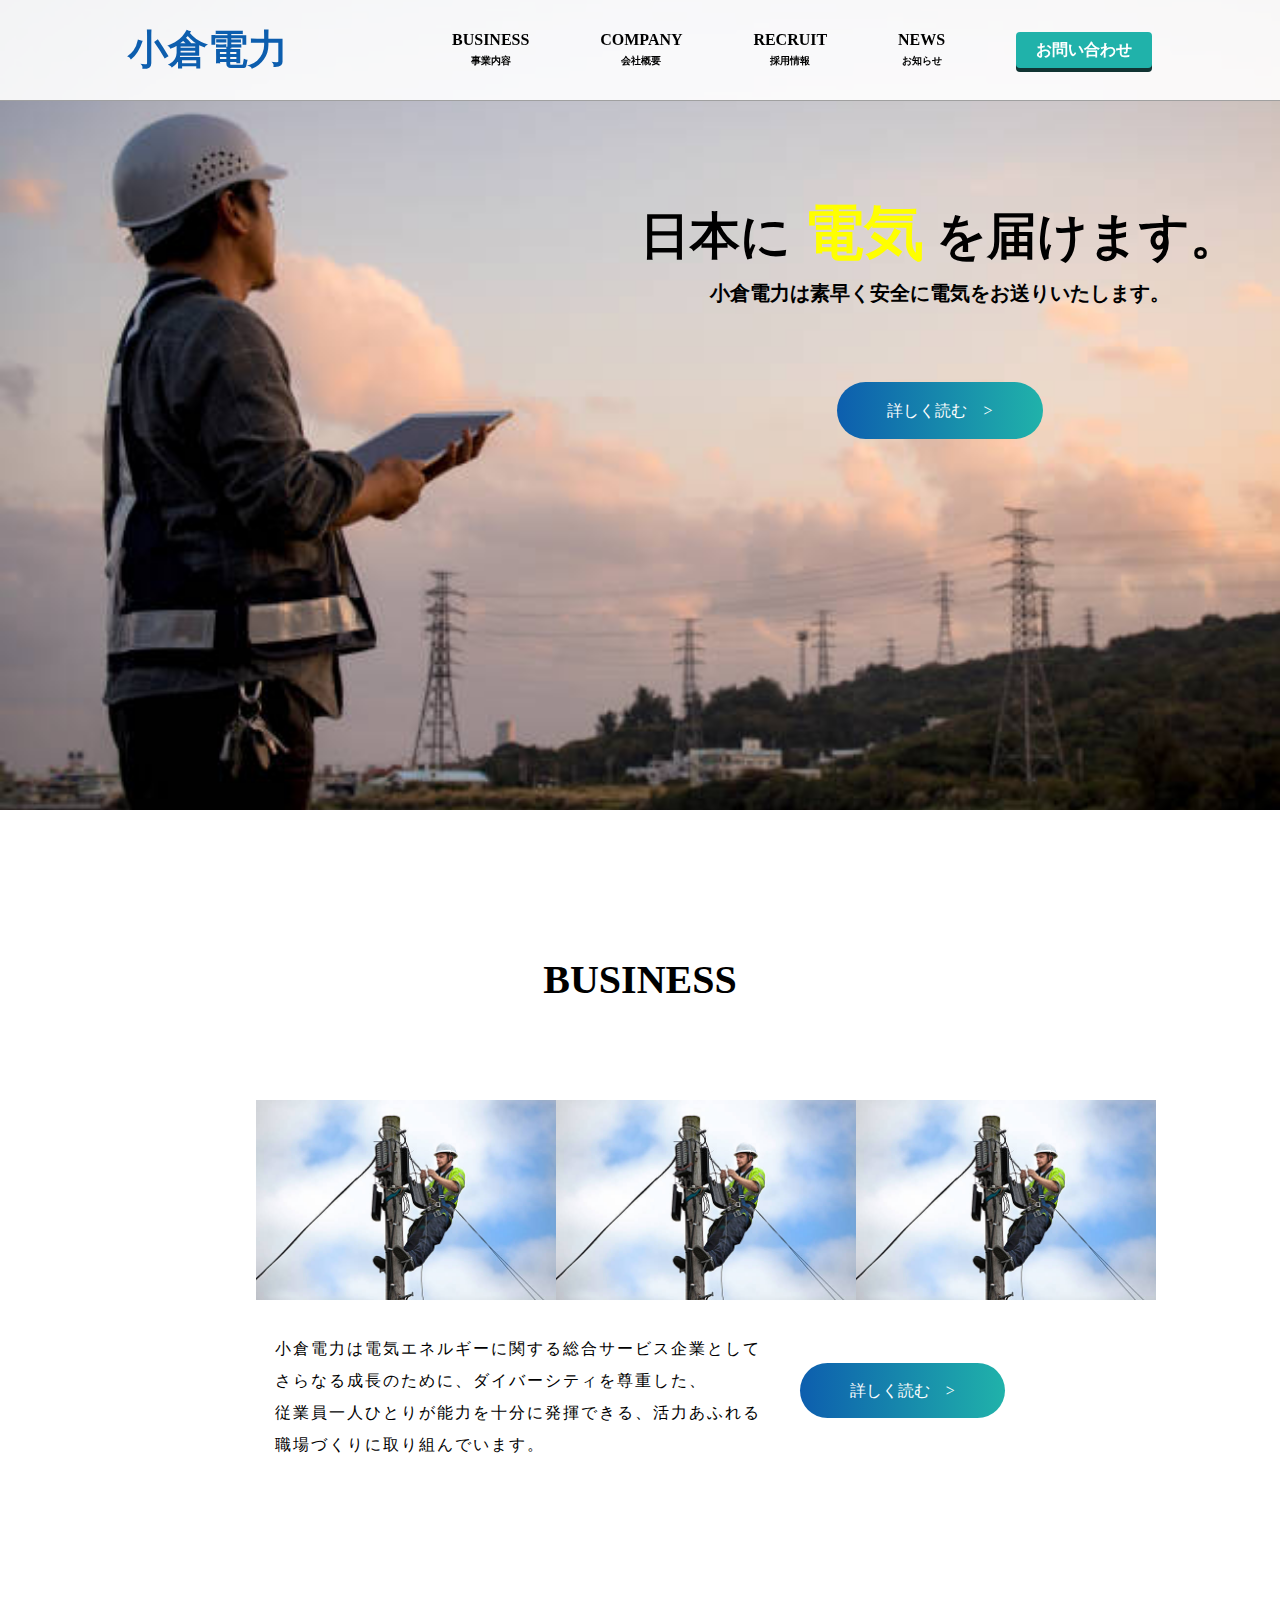
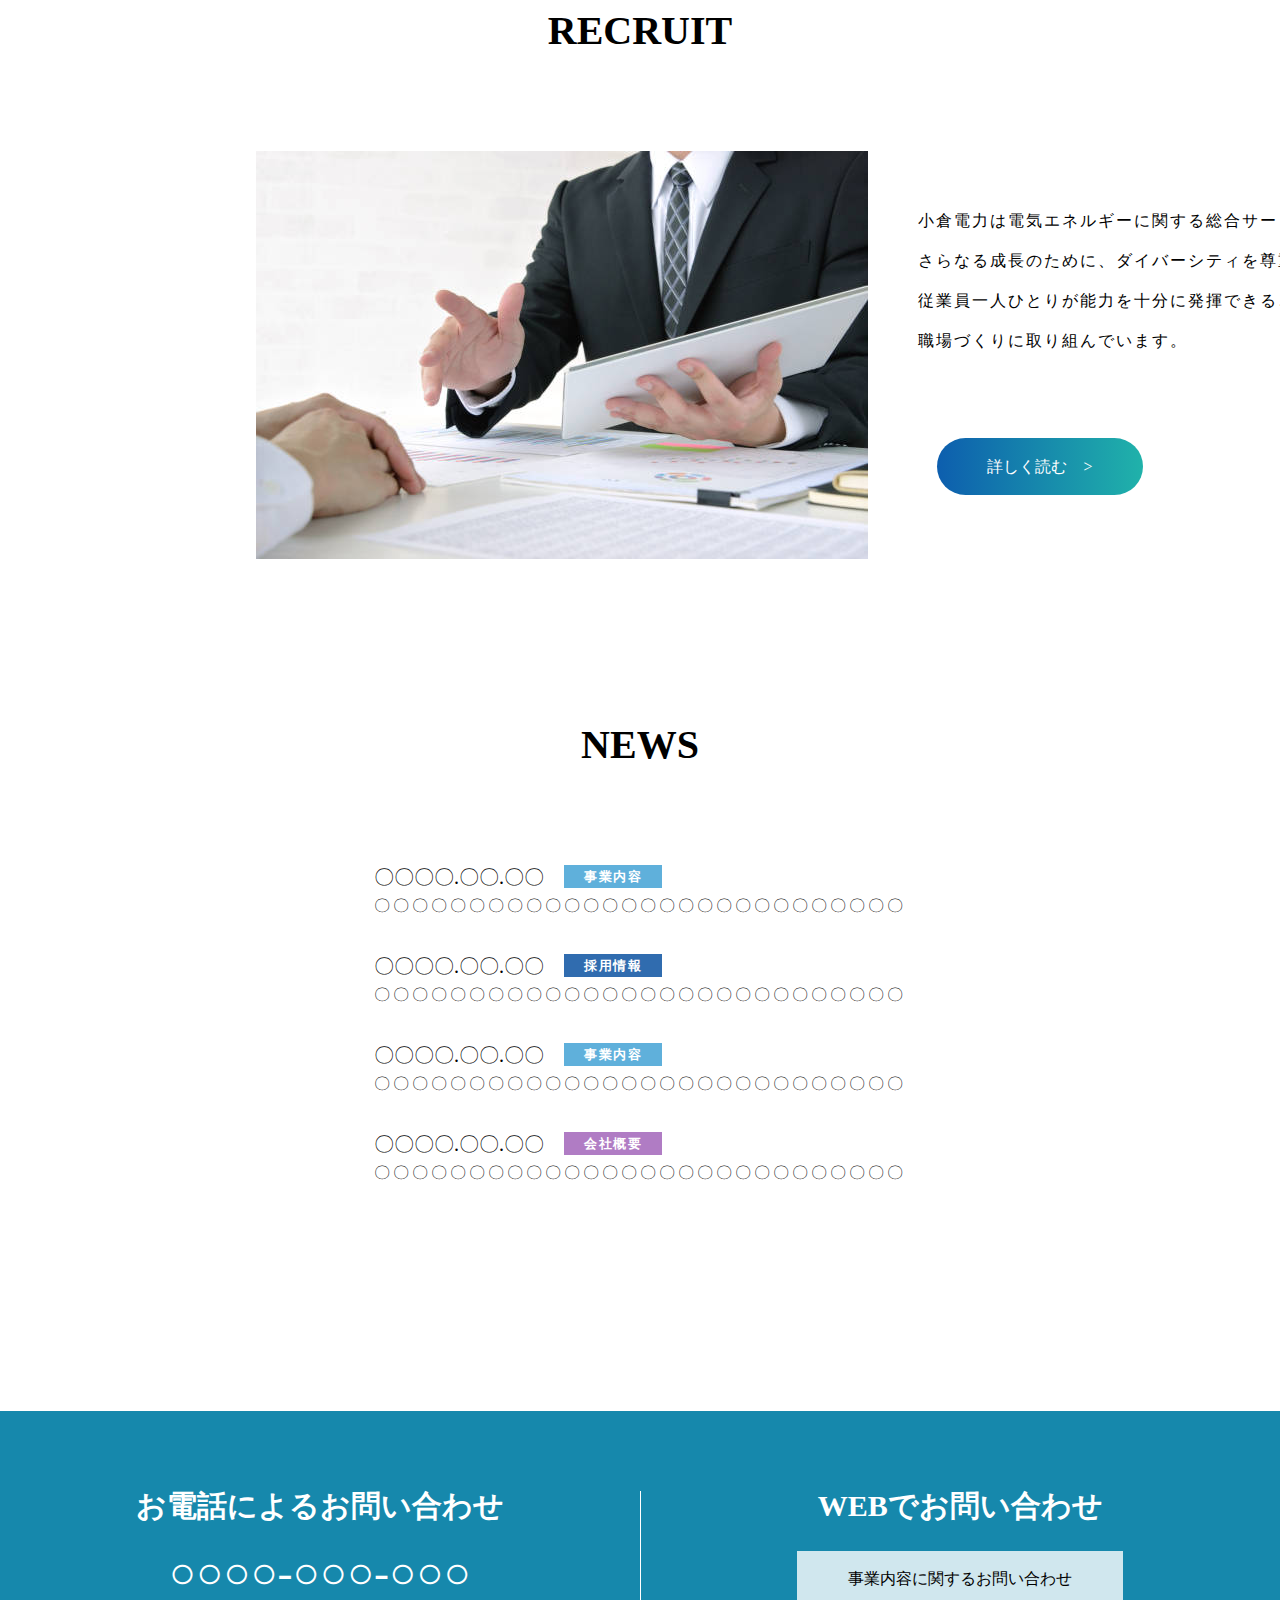
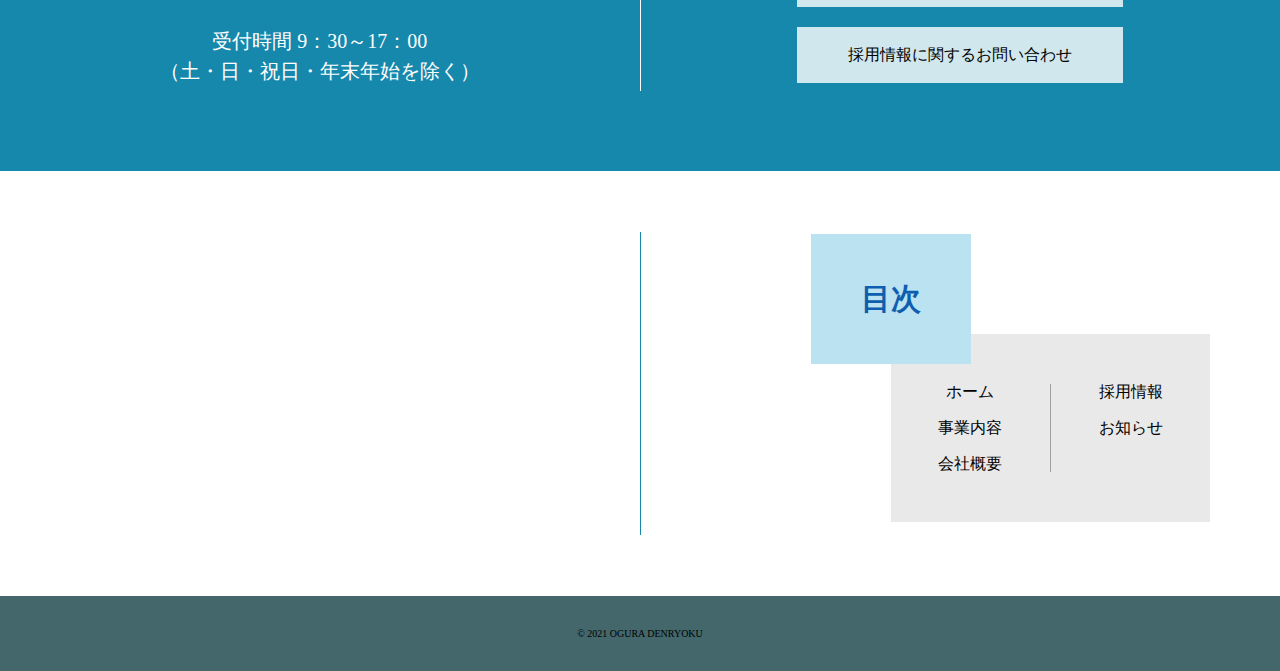
<file: index.html>
<!DOCTYPE html>
<html lang="ja">
<head>
	<meta charset="UTF-8">
	<title>小倉電力</title>
	<link rel="stylesheet" href="css/common1.css">
	<link rel="stylesheet" href="css/common2.css">
	<link rel="stylesheet" href="css/reset.css">
	<link rel="stylesheet" href="css/index.css">
</head>
<body>


	<header>
		<div class="header_top">
			<a href="index.html" class="logo">
				<h1>小倉電力</h1>
			</a>
			<nav>
				<ul>
					<li><a href="html/business.html">BUSINESS<span>事業内容</span></a></li>
					<li><a href="html/company.html">COMPANY<span>会社概要</span></a></li>
					<li><a href="html/recruit.html">RECRUIT<span>採用情報</span></a></li>
					<li><a href="#news">NEWS<span>お知らせ</span></a></li>
					<li class="header_contact"><a href="#contact">お問い合わせ</a></li>
				</ul>
			</nav>
		</div>
		<div class="header_body">
			<div class="header_txts">
				<h1>日本に <span>電気</span> を届けます。</h1>
				<p>小倉電力は素早く安全に電気をお送りいたします。</p>
				<a href="html/company.html" class="btn">詳しく読む　></a>
			</div>
		</div>
	</header>


	<main>

		<section class="business section">
			<h2 class="section_title">BUSINESS</h2>
			<ul class="business_img">
				<li>
					<img src="img/business.jpeg" alt="ビジネス画像">
				</li>
				<li>
					<img src="img/business.jpeg" alt="ビジネス画像">
				</li>
				<li>
					<img src="img/business.jpeg" alt="ビジネス画像">
				</li>
			</ul>
			<div class="business_txts">
				<p>
					小倉電力は電気エネルギーに関する総合サービス企業として<br>
					さらなる成長のために、ダイバーシティを尊重した、<br>
					従業員一人ひとりが能力を十分に発揮できる、活力あふれる<br>
					職場づくりに取り組んでいます。
				</p>
				<a href="html/business.html" class="btn">詳しく読む　></a>
			</div>
		</section>

		<section class="recruit section">
			<h2 class="section_title">RECRUIT</h2>
			<div class="recruit_body">
				<img src="img/recruit.jpeg" alt="リクルート画像">
				<p>
					小倉電力は電気エネルギーに関する総合サービス企業として<br>
					さらなる成長のために、ダイバーシティを尊重した、<br>
					従業員一人ひとりが能力を十分に発揮できる、活力あふれる<br>
					職場づくりに取り組んでいます。
				</p>
			</div>
			<a href="html/recruit.html" class="btn">詳しく読む　></a>
		</section>

		<section class="news section" id="news">
			<h2 class="section_title">NEWS</h2>
			<ul class="news_list">
				<li>
					<div class="news_top_txt">
						<p class="date">〇〇〇〇.〇〇.〇〇</p>
						<p class="business_news what">事業内容</p>
					</div>
					<a href="#">
						<p class="news_txt">〇〇〇〇〇〇〇〇〇〇〇〇〇〇〇〇〇〇〇〇〇〇〇〇〇〇〇〇</p>
					</a>
				</li>
				<li>
					<div class="news_top_txt">
						<p class="date">〇〇〇〇.〇〇.〇〇</p>
						<p class="recruit_news what">採用情報</p>
					</div>
					<a href="#">
						<p class="news_txt">〇〇〇〇〇〇〇〇〇〇〇〇〇〇〇〇〇〇〇〇〇〇〇〇〇〇〇〇</p>
					</a>
				</li>
				<li>
					<div class="news_top_txt">
						<p class="date">〇〇〇〇.〇〇.〇〇</p>
						<p class="business_news what">事業内容</p>
					</div>
					<a href="#">
						<p class="news_txt">〇〇〇〇〇〇〇〇〇〇〇〇〇〇〇〇〇〇〇〇〇〇〇〇〇〇〇〇</p>
					</a>
				</li>
				<li>
					<div class="news_top_txt">
						<p class="date">〇〇〇〇.〇〇.〇〇</p>
						<p class="company_news what">会社概要</p>
					</div>
					<a href="#">
						<p class="news_txt">〇〇〇〇〇〇〇〇〇〇〇〇〇〇〇〇〇〇〇〇〇〇〇〇〇〇〇〇</p>
					</a>
				</li>
			</ul><br>
		</section>

		<div class="contact" id="contact">
			<div class="contact_left">
				<h3 class="contact_title">お電話によるお問い合わせ</h3>
				<a href="#">○○○○-○○○-○○○</a>
				<p>
					受付時間 9：30～17：00<br>
					（土・日・祝日・年末年始を除く）
				</p>
			</div>
			<div class="contact_right">
				<h3 class="contact_title">WEBでお問い合わせ</h3>
				<div class="contact_right_a">
					<a href="#" class="contact_btn">事業内容に関するお問い合わせ</a>
					<a href="#" class="contact_btn">採用情報に関するお問い合わせ</a>
				</div>
			</div>
		</div>

	</main>


	<footer>
		<div class="footer_top">
			<div class="footer_top_left">
				<iframe src="https://www.google.com/maps/embed?pb=!1m18!1m12!1m3!1d1931.2694170838158!2d140.92762598446924!3d38.240989703382496!2m3!1f0!2f0!3f0!3m2!1i1024!2i768!4f13.1!3m3!1m2!1s0x5f8a278a9d00d1e7%3A0x19531780c08b258c!2z44CSOTg0LTAwMTcg5a6u5Z-O55yM5LuZ5Y-w5biC6Iul5p6X5Yy644Gq44Gq44GE44KN44Gu6YeM77yR5LiB55uu!5e0!3m2!1sja!2sjp!4v1624617882370!5m2!1sja!2sjp" width="600" height="300" style="border:0;" allowfullscreen="" loading="lazy"></iframe>
			</div>
			<div class="footer_top_right">
				<h2>目次</h2>
				<div class="uls">
					<ul>
						<li><a href="index.html">ホーム</a></li>
						<li><a href="html/business.html">事業内容</a></li>
						<li><a href="html/company.html">会社概要</a></li>
					</ul>
					<ul>
						<li><a href="html/recruit.html">採用情報</a></li>
						<li><a href="#news">お知らせ</a></li>
					</ul>
				</div>
			</div>
		</div>
		<div class="footer_bottom">
			<p>© 2021 OGURA DENRYOKU</p>
		</div>
	</footer>


</body>
</html>
</file>
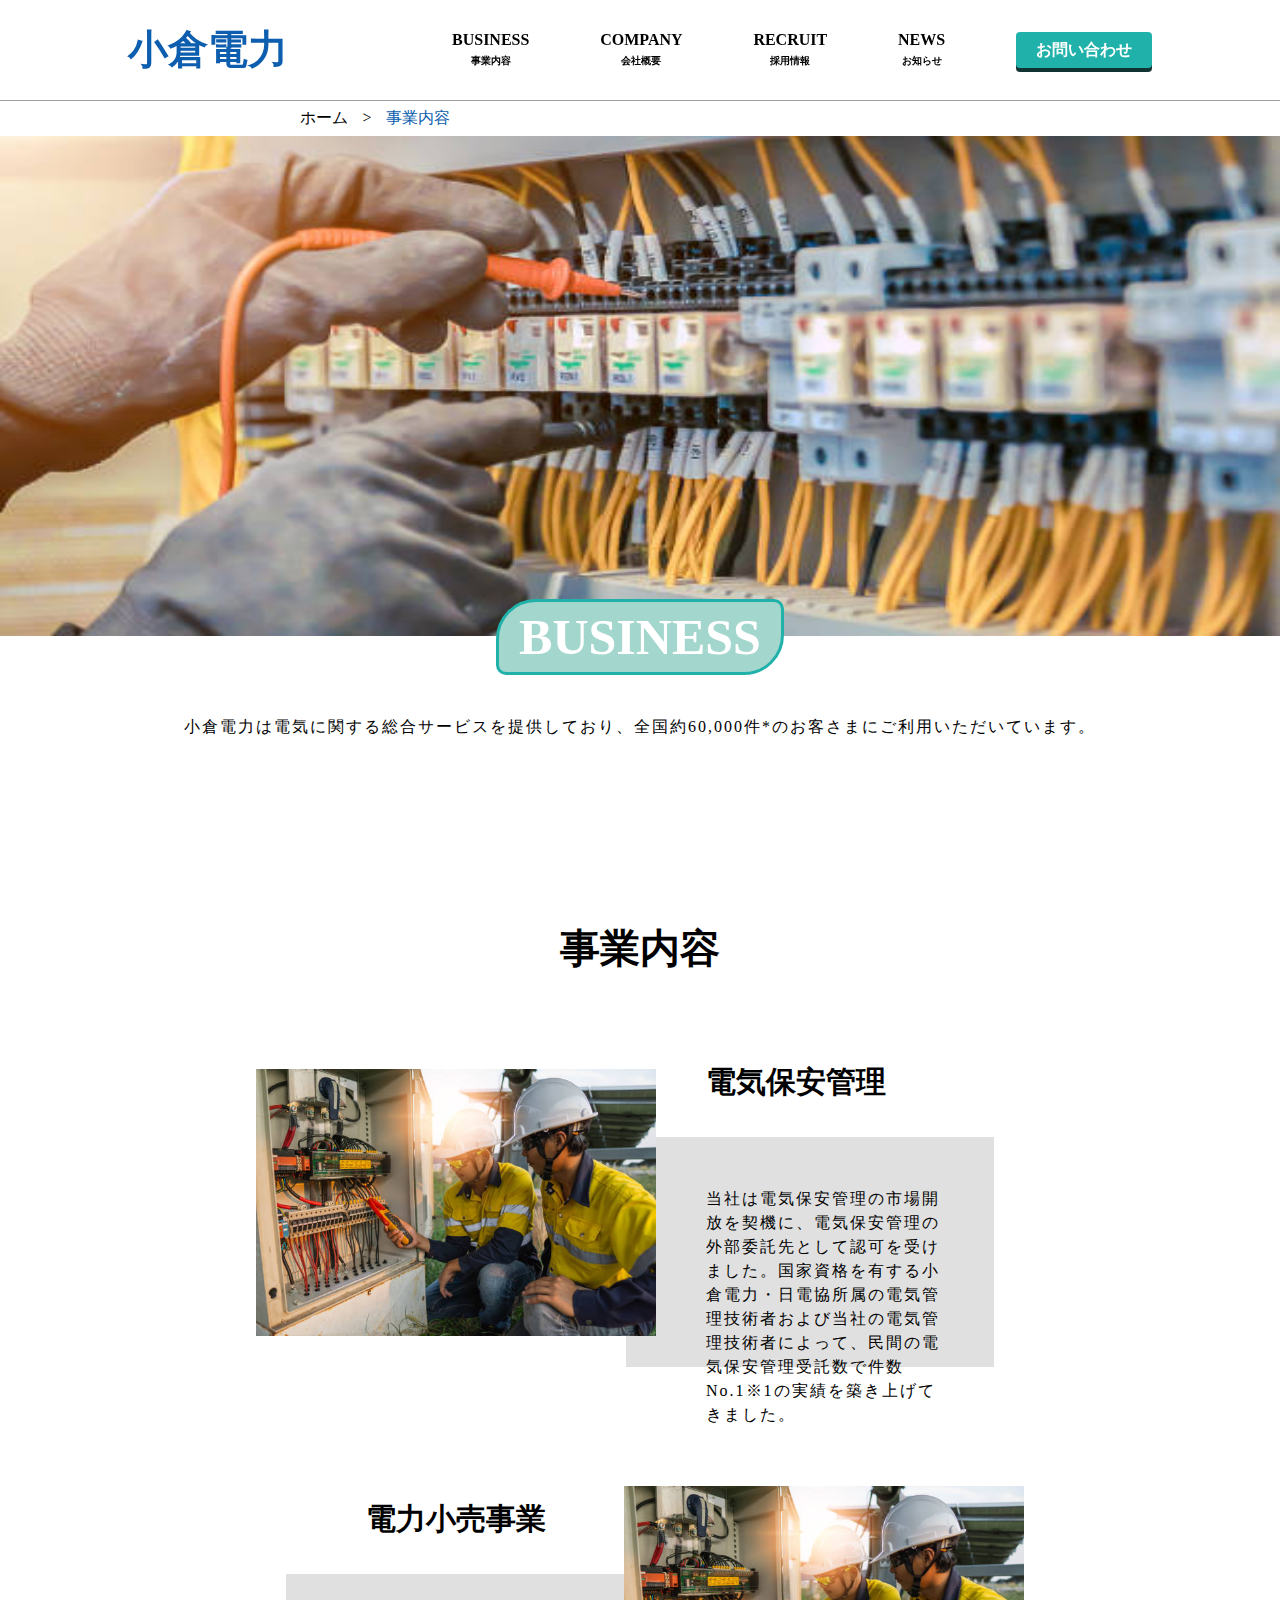
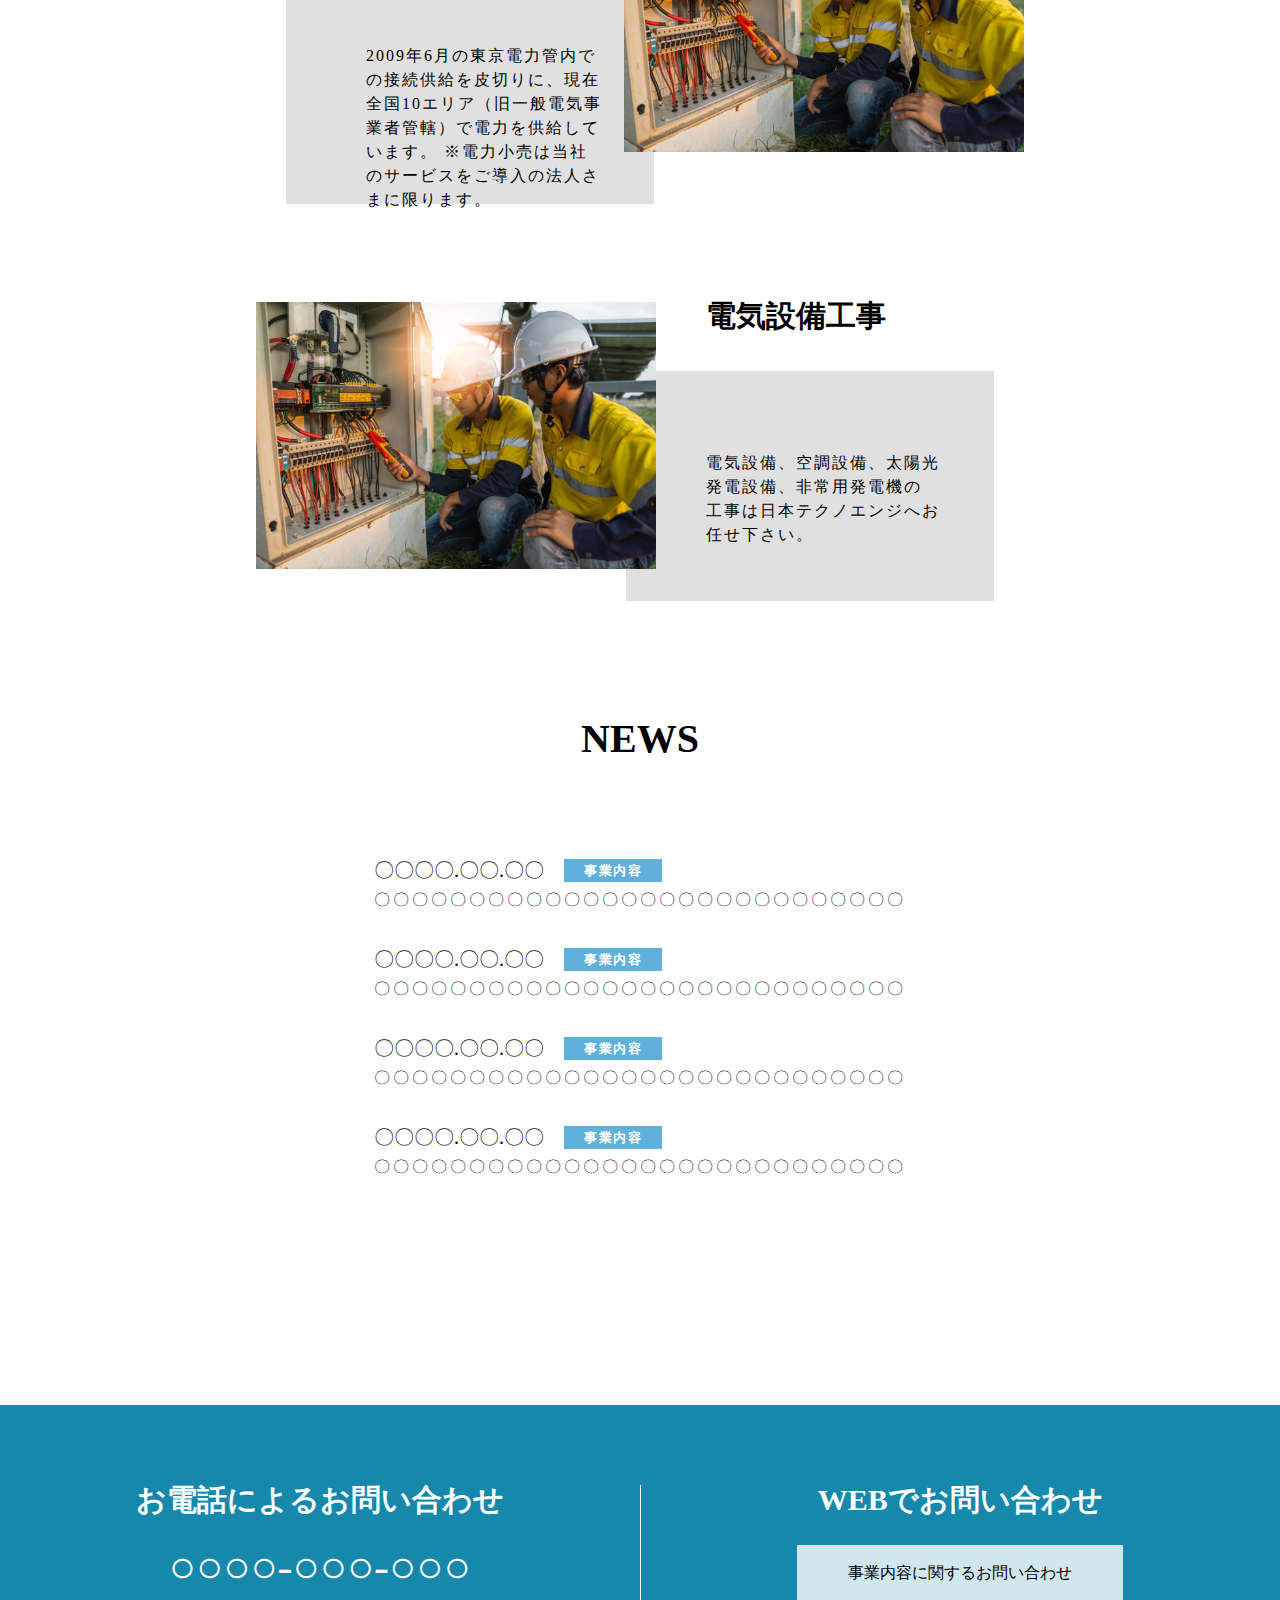
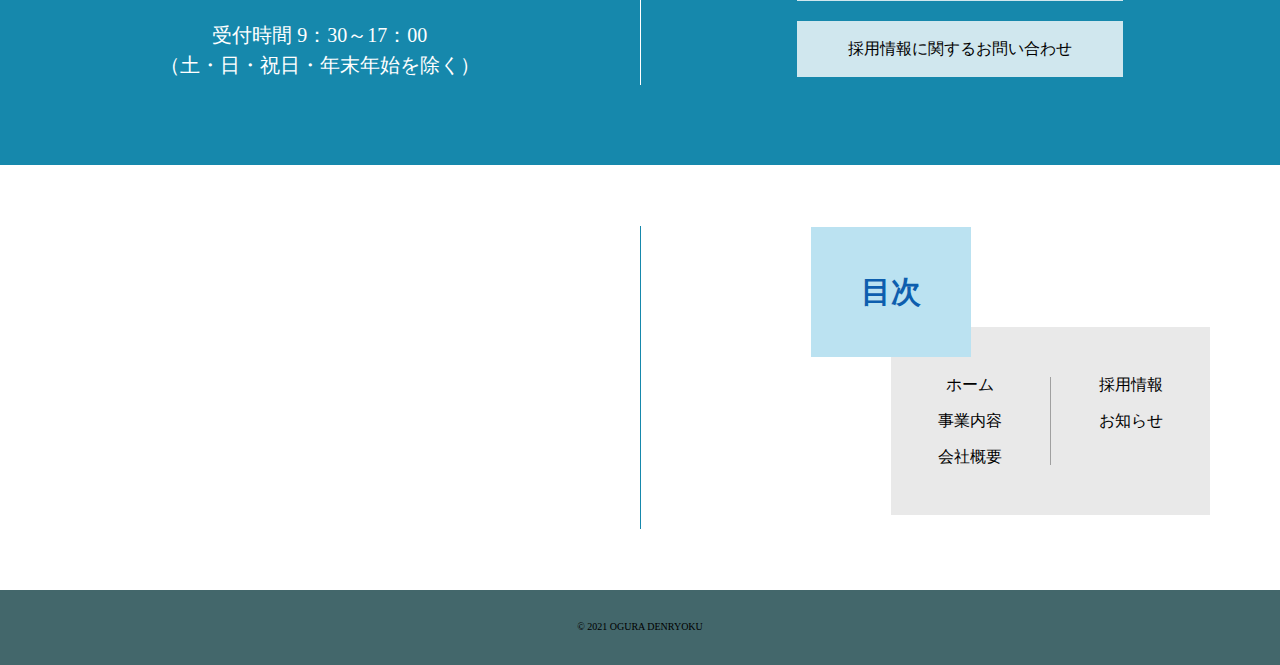
<file: html/business.html>
<!DOCTYPE html>
<html lang="ja">
<head>
	<meta charset="UTF-8">
	<title>小倉電力 | BUSINESS</title>
	<link rel="stylesheet" href="../css/common1.css">
	<link rel="stylesheet" href="../css/common2.css">
	<link rel="stylesheet" href="../css/reset.css">
	<link rel="stylesheet" href="../css/business.css">
</head>
<body>


	<header>
		<div class="header_top">
			<a href="../index.html" class="logo">
				<h1>小倉電力</h1>
			</a>
			<nav>
				<ul>
					<li><a href="business.html">BUSINESS<span>事業内容</span></a></li>
					<li><a href="company.html">COMPANY<span>会社概要</span></a></li>
					<li><a href="recruit.html">RECRUIT<span>採用情報</span></a></li>
					<li><a href="#news">NEWS<span>お知らせ</span></a></li>
					<li class="header_contact"><a href="#contact">お問い合わせ</a></li>
				</ul>
			</nav>
		</div>
	</header>


	<main>

		<ul class="site_map">
			<li><a href="../index.html">ホーム</a></li>
			<li>></li>
			<li>事業内容</li>
		</ul>

		<img src="../img/business2.jpeg" alt="ビジネス画像２" class="page_top_img">

		<div class="page_title">
			<h2>BUSINESS</h2>
			<p>小倉電力は電気に関する総合サービスを提供しており、全国約60,000件*のお客さまにご利用いただいています。</p>
		</div>

		<section class="service section">
			<h2 class="section_title">事業内容</h2>
			<ul class="service_list">
				<li>
					<img src="../img/service.jpeg" alt="サービス画像">
					<div class="service_txt">
						<h3>電気保安管理</h3>
						<p>
							当社は電気保安管理の市場開放を契機に、電気保安管理の外部委託先として認可を受けました。国家資格を有する小倉電力・日電協所属の電気管理技術者および当社の電気管理技術者によって、民間の電気保安管理受託数で件数No.1※1の実績を築き上げてきました。
						</p>
					</div>
				</li>
				<li>
					<img src="../img/service.jpeg" alt="サービス画像">
					<div class="service_txt">
						<h3>電力小売事業</h3>
						<p>
							2009年6月の東京電力管内での接続供給を皮切りに、現在全国10エリア（旧一般電気事業者管轄）で電力を供給しています。
							※電力小売は当社のサービスをご導入の法人さまに限ります。
						</p>
					</div>
				</li>
				<li>
					<img src="../img/service.jpeg" alt="サービス画像">
					<div class="service_txt">
						<h3>電気設備工事</h3>
						<p>
							電気設備、空調設備、太陽光発電設備、非常用発電機の
							工事は日本テクノエンジへお任せ下さい。
						</p>
					</div>
				</li>
			</ul>
		</section>

		<section class="news section" id="news">
			<h2 class="section_title">NEWS</h2>
			<ul class="news_list">
				<li>
					<div class="news_top_txt">
						<p class="date">〇〇〇〇.〇〇.〇〇</p>
						<p class="business_news what">事業内容</p>
					</div>
					<a href="#">
						<p class="news_txt">〇〇〇〇〇〇〇〇〇〇〇〇〇〇〇〇〇〇〇〇〇〇〇〇〇〇〇〇</p>
					</a>
				</li>
				<li>
					<div class="news_top_txt">
						<p class="date">〇〇〇〇.〇〇.〇〇</p>
						<p class="business_news what">事業内容</p>
					</div>
					<a href="#">
						<p class="news_txt">〇〇〇〇〇〇〇〇〇〇〇〇〇〇〇〇〇〇〇〇〇〇〇〇〇〇〇〇</p>
					</a>
				</li>
				<li>
					<div class="news_top_txt">
						<p class="date">〇〇〇〇.〇〇.〇〇</p>
						<p class="business_news what">事業内容</p>
					</div>
					<a href="#">
						<p class="news_txt">〇〇〇〇〇〇〇〇〇〇〇〇〇〇〇〇〇〇〇〇〇〇〇〇〇〇〇〇</p>
					</a>
				</li>
				<li>
					<div class="news_top_txt">
						<p class="date">〇〇〇〇.〇〇.〇〇</p>
						<p class="business_news what">事業内容</p>
					</div>
					<a href="#">
						<p class="news_txt">〇〇〇〇〇〇〇〇〇〇〇〇〇〇〇〇〇〇〇〇〇〇〇〇〇〇〇〇</p>
					</a>
				</li>
			</ul><br>
		</section>

		<div class="contact" id="contact">
			<div class="contact_left">
				<h3 class="contact_title">お電話によるお問い合わせ</h3>
				<a href="#">○○○○-○○○-○○○</a>
				<p>
					受付時間 9：30～17：00<br>
					（土・日・祝日・年末年始を除く）
				</p>
			</div>
			<div class="contact_right">
				<h3 class="contact_title">WEBでお問い合わせ</h3>
				<div class="contact_right_a">
					<a href="#" class="contact_btn">事業内容に関するお問い合わせ</a>
					<a href="#" class="contact_btn">採用情報に関するお問い合わせ</a>
				</div>
			</div>
		</div>

	</main>


	<footer>
		<div class="footer_top">
			<div class="footer_top_left">
				<iframe
					src="https://www.google.com/maps/embed?pb=!1m18!1m12!1m3!1d1931.2694170838158!2d140.92762598446924!3d38.240989703382496!2m3!1f0!2f0!3f0!3m2!1i1024!2i768!4f13.1!3m3!1m2!1s0x5f8a278a9d00d1e7%3A0x19531780c08b258c!2z44CSOTg0LTAwMTcg5a6u5Z-O55yM5LuZ5Y-w5biC6Iul5p6X5Yy644Gq44Gq44GE44KN44Gu6YeM77yR5LiB55uu!5e0!3m2!1sja!2sjp!4v1624617882370!5m2!1sja!2sjp"
					width="600" height="300" style="border:0;" allowfullscreen="" loading="lazy"></iframe>
			</div>
			<div class="footer_top_right">
				<h2>目次</h2>
				<div class="uls">
					<ul>
						<li><a href="../index.html">ホーム</a></li>
						<li><a href="business.html">事業内容</a></li>
						<li><a href="company.html">会社概要</a></li>
					</ul>
					<ul>
						<li><a href="recruit.html">採用情報</a></li>
						<li><a href="#news">お知らせ</a></li>
					</ul>
				</div>
			</div>
		</div>
		<div class="footer_bottom">
			<p>© 2021 OGURA DENRYOKU</p>
		</div>
	</footer>


</body>
</html>
</file>
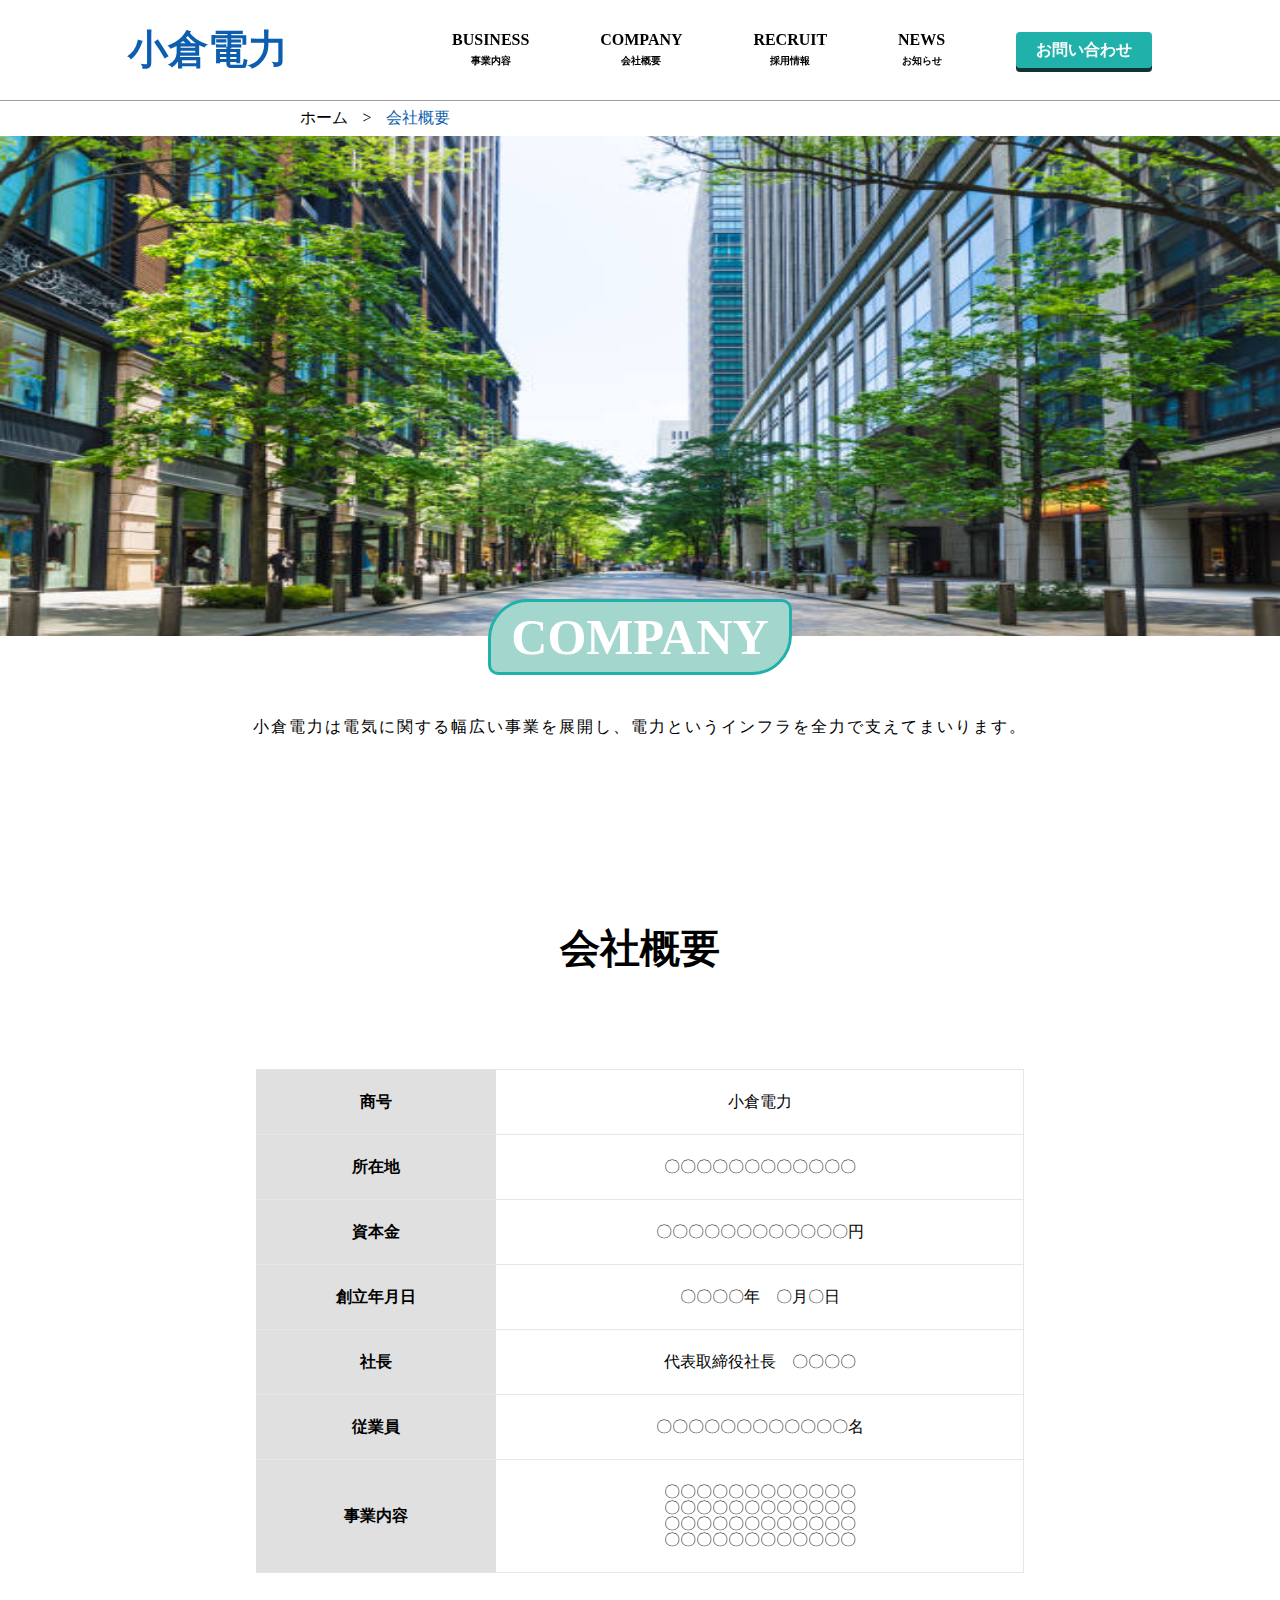
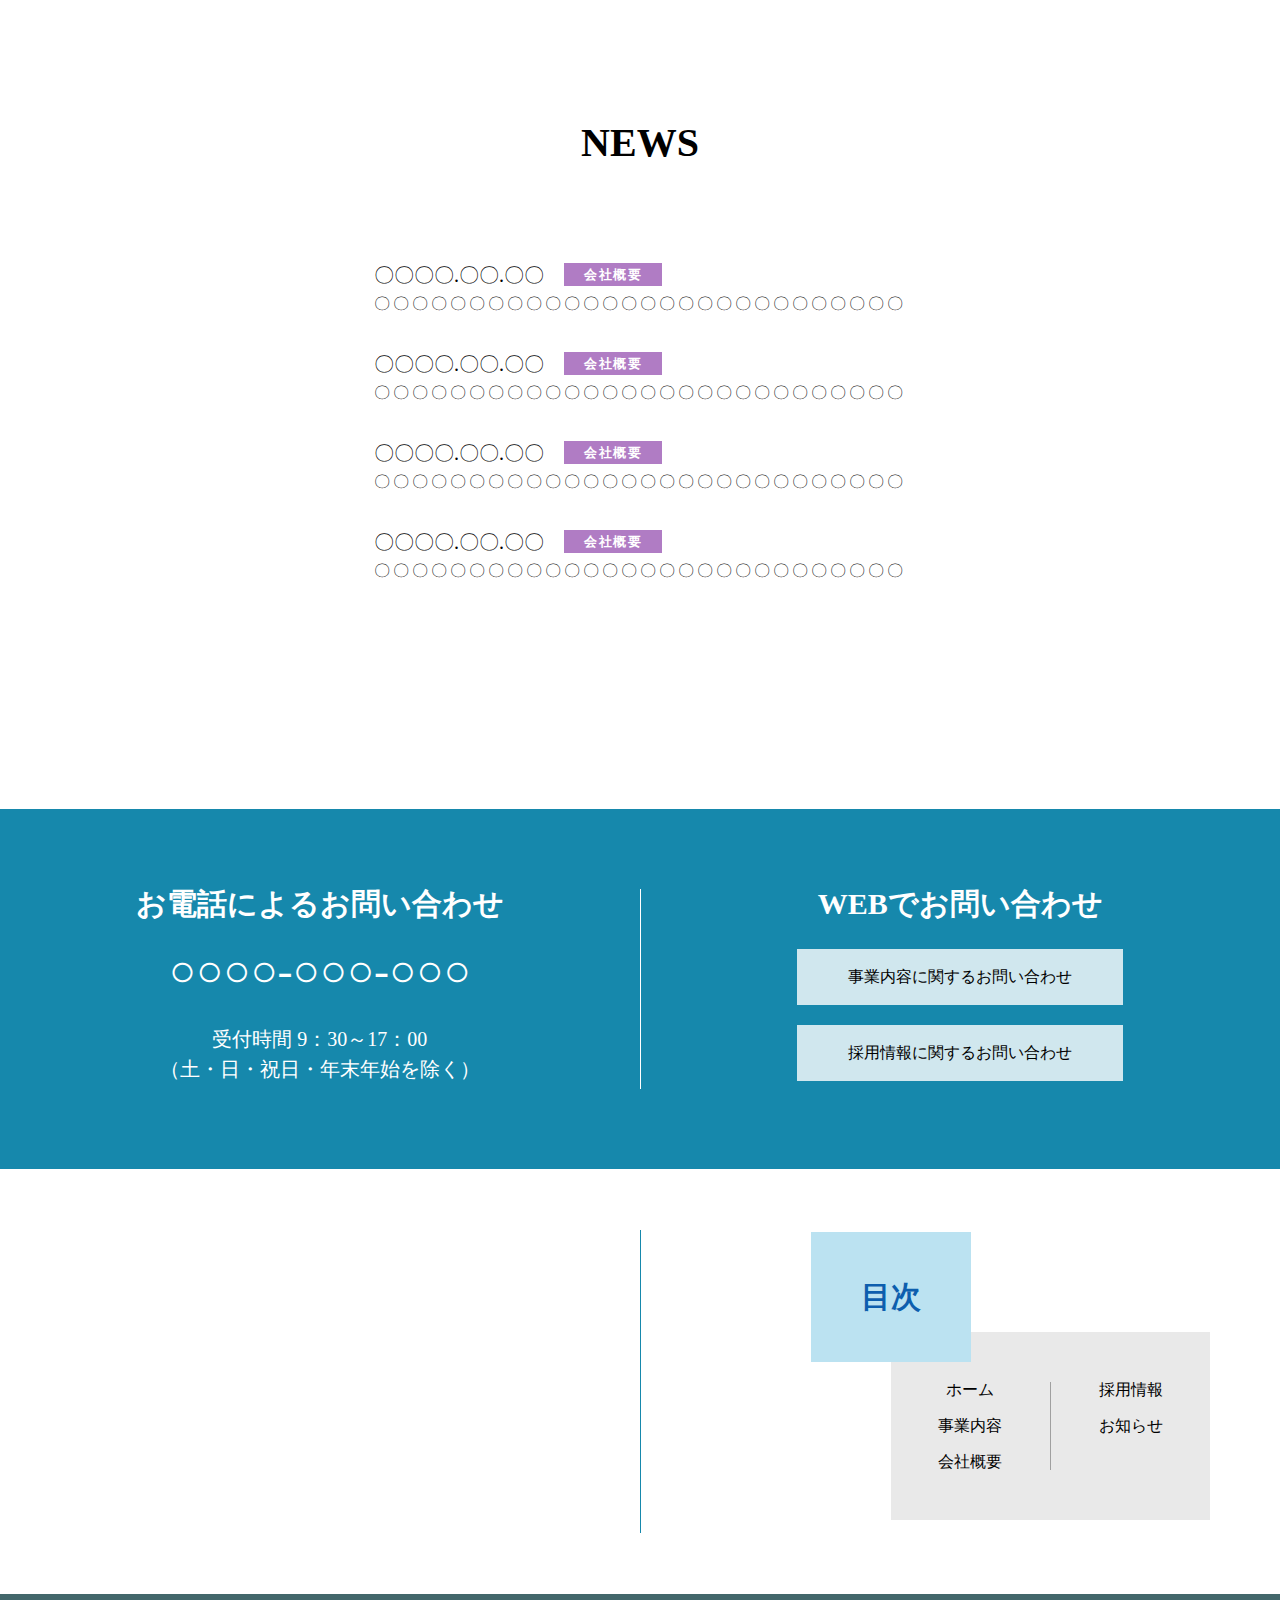
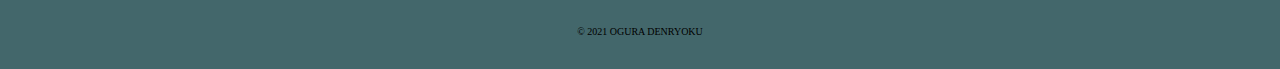
<file: html/company.html>
<!DOCTYPE html>
<html lang="ja">

<head>
	<meta charset="UTF-8">
	<title>小倉電力 | COMPANY</title>
	<link rel="stylesheet" href="../css/common1.css">
	<link rel="stylesheet" href="../css/common2.css">
	<link rel="stylesheet" href="../css/reset.css">
	<link rel="stylesheet" href="../css/company.css">
</head>

<body>


	<header>
		<div class="header_top">
			<a href="../index.html" class="logo">
				<h1>小倉電力</h1>
			</a>
			<nav>
				<ul>
					<li><a href="business.html">BUSINESS<span>事業内容</span></a></li>
					<li><a href="company.html">COMPANY<span>会社概要</span></a></li>
					<li><a href="recruit.html">RECRUIT<span>採用情報</span></a></li>
					<li><a href="#news">NEWS<span>お知らせ</span></a></li>
					<li class="header_contact"><a href="#contact">お問い合わせ</a></li>
				</ul>
			</nav>
		</div>
	</header>


	<main>

		<ul class="site_map">
			<li><a href="../index.html">ホーム</a></li>
			<li>></li>
			<li>会社概要</li>
		</ul>

		<img src="../img/company.jpeg" alt="ビジネス画像２" class="page_top_img">

		<div class="page_title">
			<h2>COMPANY</h2>
			<p>小倉電力は電気に関する幅広い事業を展開し、電力というインフラを全力で支えてまいります。</p>
		</div>

		<section class="company section">
			<h2 class="section_title">会社概要</h2>
			<table class="company_table">
				<tbody>
					<tr>
						<th>商号</th>
						<td>小倉電力</td>
					</tr>
					<tr>
						<th>所在地</th>
						<td>〇〇〇〇〇〇〇〇〇〇〇〇</td>
					</tr>
					<tr>
						<th>資本金</th>
						<td>〇〇〇〇〇〇〇〇〇〇〇〇円</td>
					</tr>
					<tr>
						<th>創立年月日</th>
						<td>〇〇〇〇年　〇月〇日</td>
					</tr>
					<tr>
						<th>社長</th>
						<td>代表取締役社長　〇〇〇〇</td>
					</tr>
					<tr>
						<th>従業員</th>
						<td>〇〇〇〇〇〇〇〇〇〇〇〇名</td>
					</tr>
					<tr>
						<th>事業内容</th>
						<td>
							<ul>
								<li>〇〇〇〇〇〇〇〇〇〇〇〇</li>
								<li>〇〇〇〇〇〇〇〇〇〇〇〇</li>
								<li>〇〇〇〇〇〇〇〇〇〇〇〇</li>
								<li>〇〇〇〇〇〇〇〇〇〇〇〇</li>
							</ul>
						</td>
					</tr>
				</tbody>
			</table>
		</section>

		<section class="news section" id="news">
			<h2 class="section_title">NEWS</h2>
			<ul class="news_list">
				<li>
					<div class="news_top_txt">
						<p class="date">〇〇〇〇.〇〇.〇〇</p>
						<p class="company_news what">会社概要</p>
					</div>
					<a href="#">
						<p class="news_txt">〇〇〇〇〇〇〇〇〇〇〇〇〇〇〇〇〇〇〇〇〇〇〇〇〇〇〇〇</p>
					</a>
				</li>
				<li>
					<div class="news_top_txt">
						<p class="date">〇〇〇〇.〇〇.〇〇</p>
						<p class="company_news what">会社概要</p>
					</div>
					<a href="#">
						<p class="news_txt">〇〇〇〇〇〇〇〇〇〇〇〇〇〇〇〇〇〇〇〇〇〇〇〇〇〇〇〇</p>
					</a>
				</li>
				<li>
					<div class="news_top_txt">
						<p class="date">〇〇〇〇.〇〇.〇〇</p>
						<p class="company_news what">会社概要</p>
					</div>
					<a href="#">
						<p class="news_txt">〇〇〇〇〇〇〇〇〇〇〇〇〇〇〇〇〇〇〇〇〇〇〇〇〇〇〇〇</p>
					</a>
				</li>
				<li>
					<div class="news_top_txt">
						<p class="date">〇〇〇〇.〇〇.〇〇</p>
						<p class="company_news what">会社概要</p>
					</div>
					<a href="#">
						<p class="news_txt">〇〇〇〇〇〇〇〇〇〇〇〇〇〇〇〇〇〇〇〇〇〇〇〇〇〇〇〇</p>
					</a>
				</li>
			</ul><br>
		</section>

		<div class="contact" id="contact">
			<div class="contact_left">
				<h3 class="contact_title">お電話によるお問い合わせ</h3>
				<a href="#">○○○○-○○○-○○○</a>
				<p>
					受付時間 9：30～17：00<br>
					（土・日・祝日・年末年始を除く）
				</p>
			</div>
			<div class="contact_right">
				<h3 class="contact_title">WEBでお問い合わせ</h3>
				<div class="contact_right_a">
					<a href="#" class="contact_btn">事業内容に関するお問い合わせ</a>
					<a href="#" class="contact_btn">採用情報に関するお問い合わせ</a>
				</div>
			</div>
		</div>

	</main>


	<footer>
		<div class="footer_top">
			<div class="footer_top_left">
				<iframe
					src="https://www.google.com/maps/embed?pb=!1m18!1m12!1m3!1d1931.2694170838158!2d140.92762598446924!3d38.240989703382496!2m3!1f0!2f0!3f0!3m2!1i1024!2i768!4f13.1!3m3!1m2!1s0x5f8a278a9d00d1e7%3A0x19531780c08b258c!2z44CSOTg0LTAwMTcg5a6u5Z-O55yM5LuZ5Y-w5biC6Iul5p6X5Yy644Gq44Gq44GE44KN44Gu6YeM77yR5LiB55uu!5e0!3m2!1sja!2sjp!4v1624617882370!5m2!1sja!2sjp"
					width="600" height="300" style="border:0;" allowfullscreen="" loading="lazy"></iframe>
			</div>
			<div class="footer_top_right">
				<h2>目次</h2>
				<div class="uls">
					<ul>
						<li><a href="../index.html">ホーム</a></li>
						<li><a href="business.html">事業内容</a></li>
						<li><a href="company.html">会社概要</a></li>
					</ul>
					<ul>
						<li><a href="recruit.html">採用情報</a></li>
						<li><a href="#news">お知らせ</a></li>
					</ul>
				</div>
			</div>
		</div>
		<div class="footer_bottom">
			<p>© 2021 OGURA DENRYOKU</p>
		</div>
	</footer>


</body>

</html>
</file>
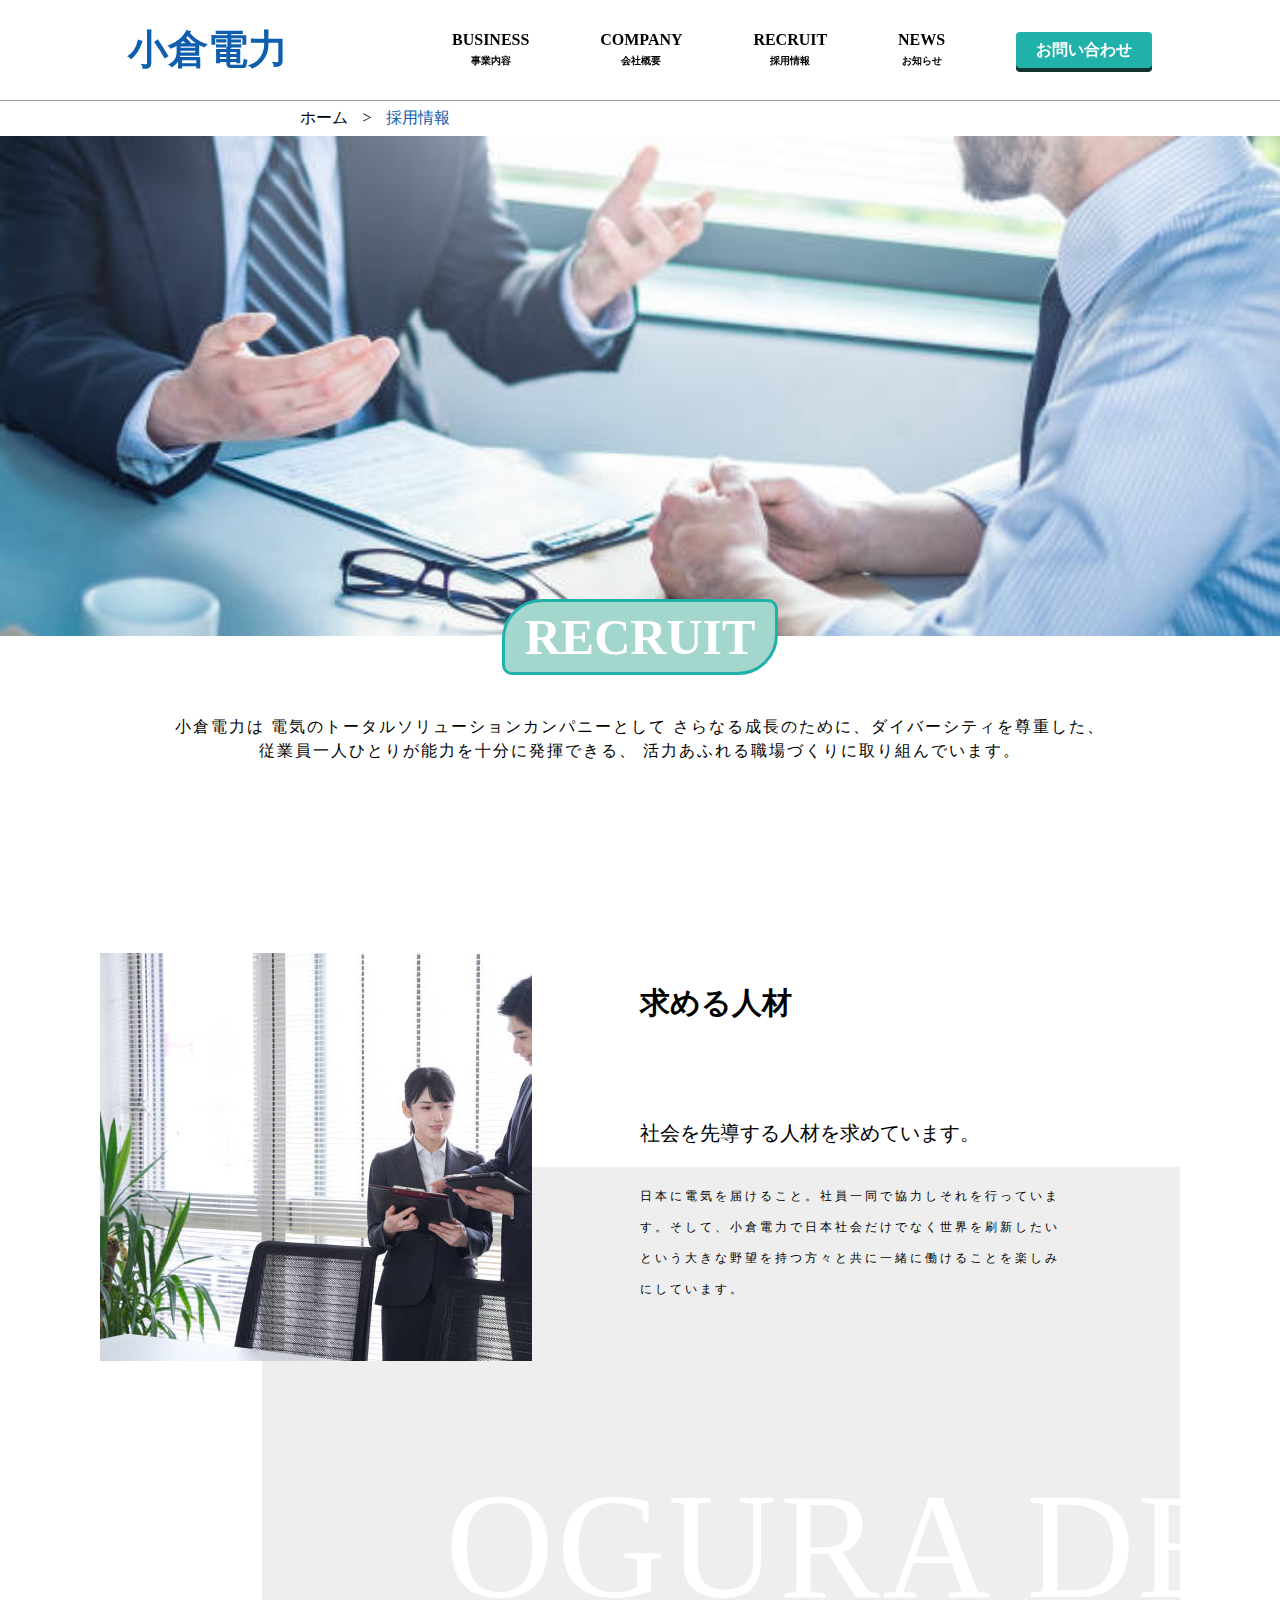
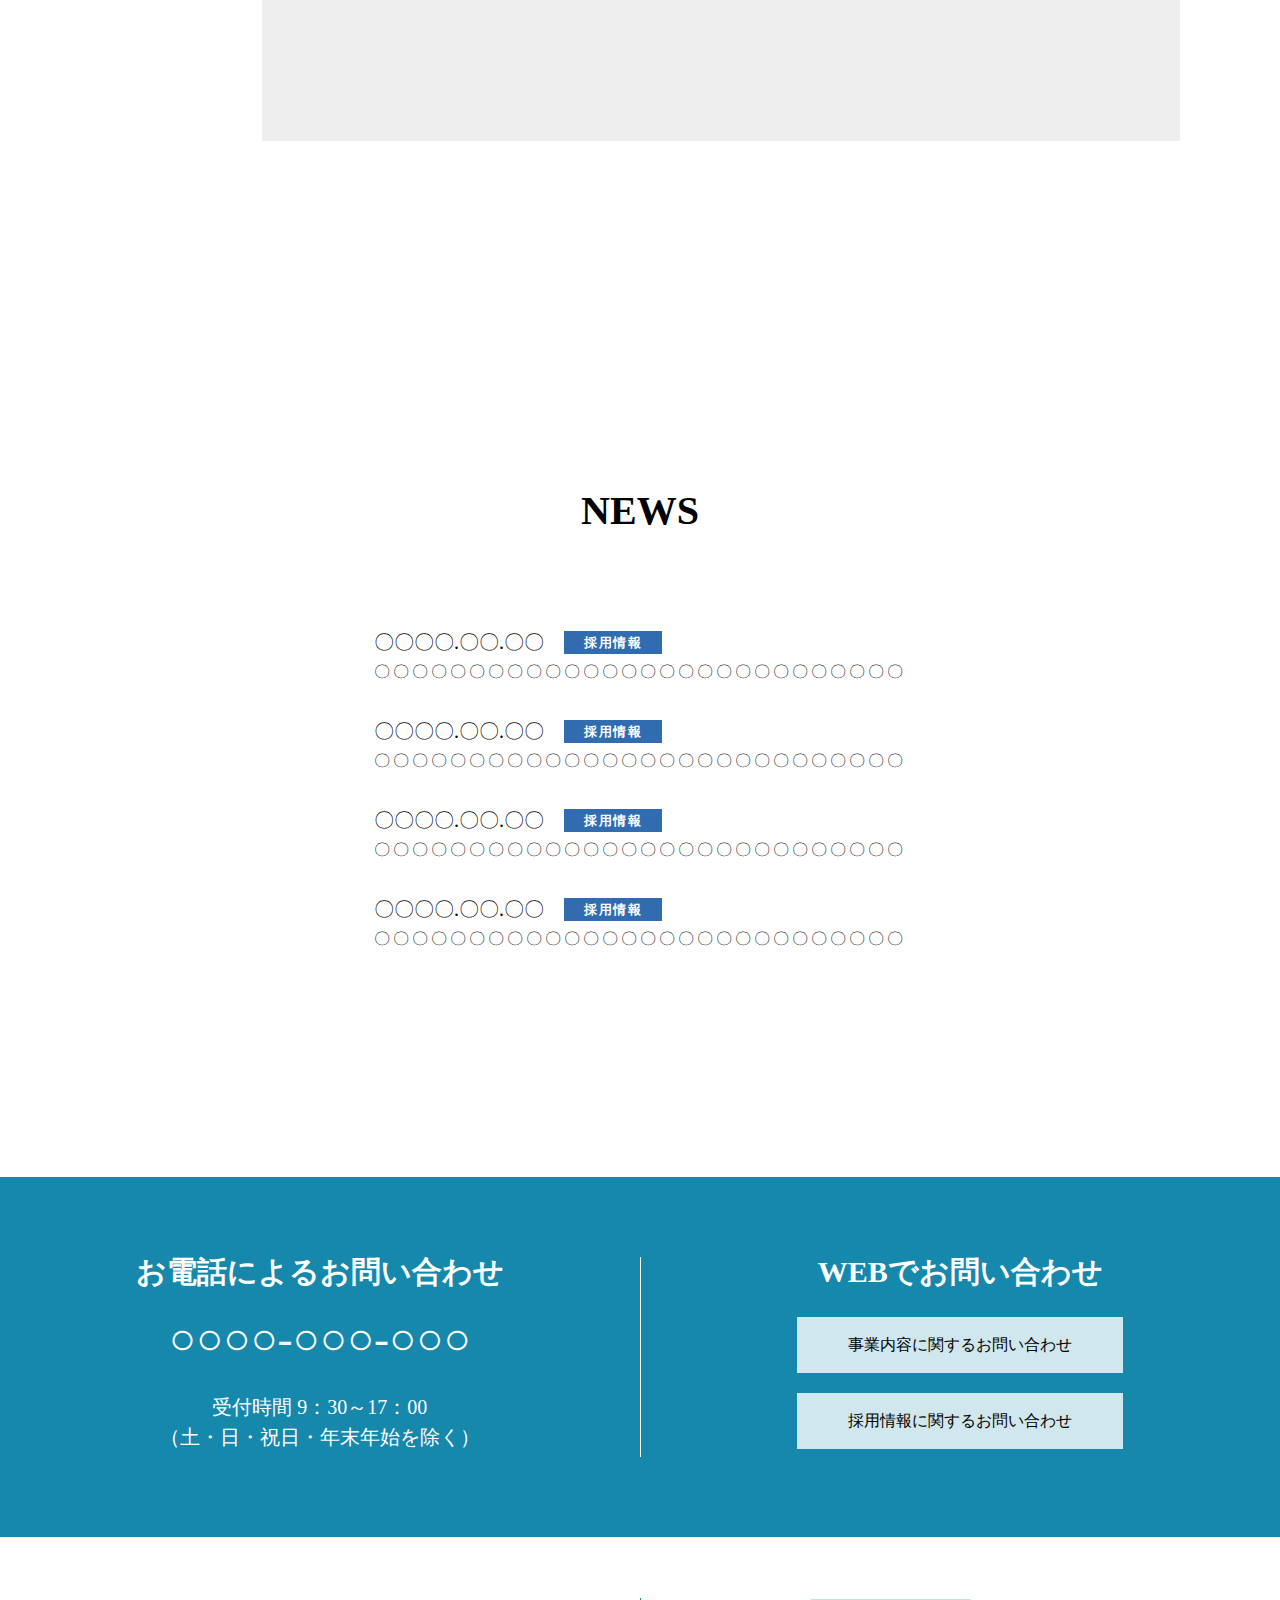
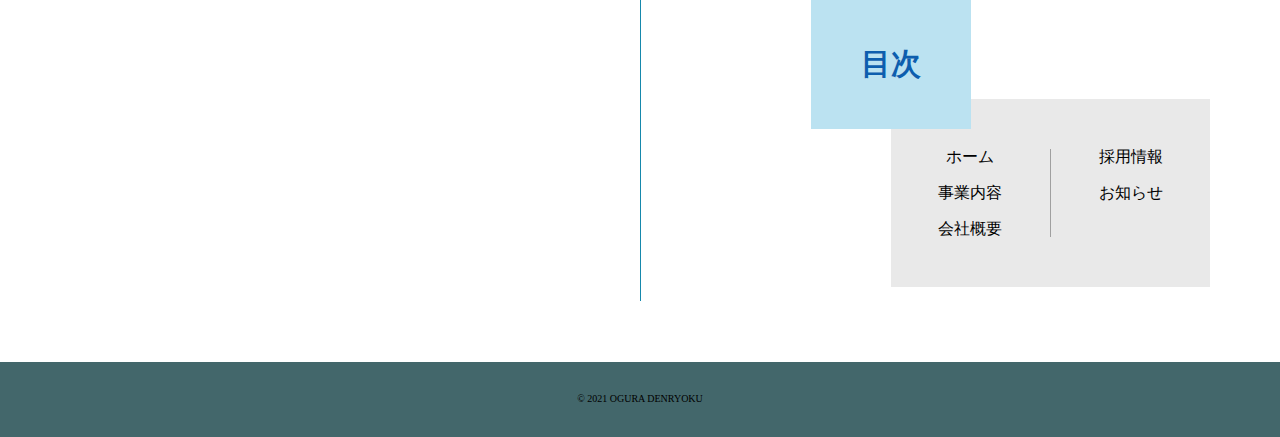
<file: html/recruit.html>
<!DOCTYPE html>
<html lang="ja">

<head>
	<meta charset="UTF-8">
	<title>小倉電力 | RECRUIT</title>
	<link rel="stylesheet" href="../css/common1.css">
	<link rel="stylesheet" href="../css/common2.css">
	<link rel="stylesheet" href="../css/reset.css">
	<link rel="stylesheet" href="../css/recruit.css">
</head>

<body>


	<header>
		<div class="header_top">
			<a href="../index.html" class="logo">
				<h1>小倉電力</h1>
			</a>
			<nav>
				<ul>
					<li><a href="business.html">BUSINESS<span>事業内容</span></a></li>
					<li><a href="company.html">COMPANY<span>会社概要</span></a></li>
					<li><a href="recruit.html">RECRUIT<span>採用情報</span></a></li>
					<li><a href="#news">NEWS<span>お知らせ</span></a></li>
					<li class="header_contact"><a href="#contact">お問い合わせ</a></li>
				</ul>
			</nav>
		</div>
	</header>


	<main>

		<ul class="site_map">
			<li><a href="../index.html">ホーム</a></li>
			<li>></li>
			<li>採用情報</li>
		</ul>

		<img src="../img/recruit2.jpeg" alt="ビジネス画像２" class="page_top_img">

		<div class="page_title">
			<h2>RECRUIT</h2>
			<p>小倉電力は
			電気のトータルソリューションカンパニーとして
			さらなる成長のために、ダイバーシティを尊重した、<br>
			従業員一人ひとりが能力を十分に発揮できる、
			活力あふれる職場づくりに取り組んでいます。</p>
		</div>

		<section class="recruit">
			<div class="recruit_inner">
				<div class="recruit_list" id="recruit_list1">
					<div class="recruit_item1">
						<img src="../img/recruit3.jpeg" alt="採用画像">
					</div>
					<div class="recruit_item2">
						<h2>求める人材<br></h2>
						<h3>社会を先導する人材を求めています。</h3>
						<p>
							日本に電気を届けること。社員一同で協力しそれを行っています。そして、小倉電力で日本社会だけでなく世界を刷新したいという大きな野望を持つ方々と共に一緒に働けることを楽しみにしています。
						</p>
					</div>
					<div class="recruit_bg">
						<div class="recruit_content">
							<div class="recruit_element">
								<p>OGURA DENRYOKU</p>
							</div>
						</div>
					</div>
				</div>
			</div>
		</section>

		<section class="news section" id="news">
			<h2 class="section_title">NEWS</h2>
			<ul class="news_list">
				<li>
					<div class="news_top_txt">
						<p class="date">〇〇〇〇.〇〇.〇〇</p>
						<p class="recruit_news what">採用情報</p>
					</div>
					<a href="#">
						<p class="news_txt">〇〇〇〇〇〇〇〇〇〇〇〇〇〇〇〇〇〇〇〇〇〇〇〇〇〇〇〇</p>
					</a>
				</li>
				<li>
					<div class="news_top_txt">
						<p class="date">〇〇〇〇.〇〇.〇〇</p>
						<p class="recruit_news what">採用情報</p>
					</div>
					<a href="#">
						<p class="news_txt">〇〇〇〇〇〇〇〇〇〇〇〇〇〇〇〇〇〇〇〇〇〇〇〇〇〇〇〇</p>
					</a>
				</li>
				<li>
					<div class="news_top_txt">
						<p class="date">〇〇〇〇.〇〇.〇〇</p>
						<p class="recruit_news what">採用情報</p>
					</div>
					<a href="#">
						<p class="news_txt">〇〇〇〇〇〇〇〇〇〇〇〇〇〇〇〇〇〇〇〇〇〇〇〇〇〇〇〇</p>
					</a>
				</li>
				<li>
					<div class="news_top_txt">
						<p class="date">〇〇〇〇.〇〇.〇〇</p>
						<p class="recruit_news what">採用情報</p>
					</div>
					<a href="#">
						<p class="news_txt">〇〇〇〇〇〇〇〇〇〇〇〇〇〇〇〇〇〇〇〇〇〇〇〇〇〇〇〇</p>
					</a>
				</li>
			</ul><br>
		</section>

		<div class="contact" id="contact">
			<div class="contact_left">
				<h3 class="contact_title">お電話によるお問い合わせ</h3>
				<a href="#">○○○○-○○○-○○○</a>
				<p>
					受付時間 9：30～17：00<br>
					（土・日・祝日・年末年始を除く）
				</p>
			</div>
			<div class="contact_right">
				<h3 class="contact_title">WEBでお問い合わせ</h3>
				<div class="contact_right_a">
					<a href="#" class="contact_btn">事業内容に関するお問い合わせ</a>
					<a href="#" class="contact_btn">採用情報に関するお問い合わせ</a>
				</div>
			</div>
		</div>

	</main>


	<footer>
		<div class="footer_top">
			<div class="footer_top_left">
				<iframe
					src="https://www.google.com/maps/embed?pb=!1m18!1m12!1m3!1d1931.2694170838158!2d140.92762598446924!3d38.240989703382496!2m3!1f0!2f0!3f0!3m2!1i1024!2i768!4f13.1!3m3!1m2!1s0x5f8a278a9d00d1e7%3A0x19531780c08b258c!2z44CSOTg0LTAwMTcg5a6u5Z-O55yM5LuZ5Y-w5biC6Iul5p6X5Yy644Gq44Gq44GE44KN44Gu6YeM77yR5LiB55uu!5e0!3m2!1sja!2sjp!4v1624617882370!5m2!1sja!2sjp"
					width="600" height="300" style="border:0;" allowfullscreen="" loading="lazy"></iframe>
			</div>
			<div class="footer_top_right">
				<h2>目次</h2>
				<div class="uls">
					<ul>
						<li><a href="../index.html">ホーム</a></li>
						<li><a href="business.html">事業内容</a></li>
						<li><a href="company.html">会社概要</a></li>
					</ul>
					<ul>
						<li><a href="recruit.html">採用情報</a></li>
						<li><a href="#news">お知らせ</a></li>
					</ul>
				</div>
			</div>
		</div>
		<div class="footer_bottom">
			<p>© 2021 OGURA DENRYOKU</p>
		</div>
	</footer>


</body>

</html>
</file>
<file: css/common1.css>
@charset "utf-8";


body {
	white-space: nowrap;
}
a {
	text-decoration: none;
	color: black;
}
li {
	list-style: none;
}
</file>
<file: css/common2.css>
@charset "utf-8";


.header_top {
	display: flex;
	justify-content: space-between;
	padding: 30px 10%;
	align-items: center;
	position: fixed;
	background-color: rgba(255, 255, 255, .9);
	border-bottom: 1px solid #a0a0a0;
	width: 80%;
	top: 0;
	left: 0;
	z-index: 10;
}
.header_top .logo:hover {
	opacity: .7;
}
.header_top .logo h1 {
	color: #0d5eae;
	font-size: 40px;
}
.header_top nav ul {
	display: flex;
	justify-content: space-between;
	width: 700px;
}
.header_top nav ul li a {
	text-align: center;
	font-weight: bold;
	display: block;
}
.header_top nav ul li a:hover {
	opacity: .5;
}
.header_top nav ul .header_contact a {
	padding: 10px 20px;
	background-color: #20b2aa;
	color: #fff;
	border-radius: 4px;
	box-shadow: 0 4px #113433;
	transition: all .5s;
}
.header_top nav ul .header_contact a:hover {
	opacity: .7;
}
.header_top nav ul .header_contact a:active {
	position: relative;
	top: 4px;
	box-shadow: none;
}
.header_top nav ul li a span {
	display: block;
	padding-top: 8px;
	font-size: 10px;
}


.site_map {
	display: flex;
	justify-content: space-between;
	width: 150px;
	margin-top: 100px;
	padding: 10px 300px;
}
.site_map li:last-child {
	color: #0d5eae;
}
.site_map a:hover {
	opacity: .5;
}


.btn {
	padding: 20px 50px;
	background: linear-gradient(to left, #20b2aa, #0d5eae);
	border-radius: 30px;
	color: #fff;
	transition: all .5s;
}
.btn:hover {
	color: #1688ac;
	background: rgba(255, 255, 255, .5);
	border: 1px solid #1688ac;
}


.section {
	padding: 0 20%;
	margin: 150px 0;
	text-align: center;
}
.section_title {
	font-size: 40px;
	margin-bottom: 100px;
}


.contact {
	display: flex;
	text-align: center;
	background: #1688ac;
	height: 200px;
	color: #fff;
	padding: 80px 0;
}
.contact_title {
	font-size: 30px;
	margin-bottom: 30px;
}
.contact .contact_left {
	width: 50%;
	border-right: 1px solid #fff;
}
.contact .contact_left a {
	display: inline-block;
	font-size: 45px;
	color: #fff;
	margin-bottom: 30px;
}
.contact .contact_left a:hover {
	opacity: .7;
}
.contact .contact_left p {
	font-size: 20px;
	line-height: 1.5;
}
.contact .contact_right {
	width: 50%;
}
.contact .contact_right .contact_right_a {
	display: flex;
	flex-wrap: wrap;
	justify-content: center;
}
.contact .contact_right .contact_right_a a {
	width: 51%;
	background: rgba(255, 255, 255, .8);
	padding: 20px 0;
}
.contact .contact_right .contact_right_a a:hover {
	opacity: .8;
}
.contact .contact_right .contact_right_a a:first-child {
	margin-bottom: 20px;
}


footer {
	height: 500px;
}
.footer_top {
	height: 85%;
	display: flex;
	align-items: center;
	text-align: center;
	justify-content: space-between;
}
.footer_top .footer_top_left {
	width: 50%;
	border-right: 1px solid #1688ac;
}
.footer_top .footer_top_right {
	width: 50%;
	position: relative;
}
.footer_top .footer_top_right h2 {
	position: absolute;
	top: -150px;
	left: 170px;
	font-size: 30px;
	color: #0d5eae;
	background-color: rgb(187, 226, 241);
	padding: 50px;
	z-index: 1;
}
.footer_top .footer_top_right .uls {
	display: flex;
	position: absolute;
	top: -50px;
	left: 250px;
	background-color: rgba(224, 224, 224, .7);
	width: 50%;
	padding: 50px 0;
}
.footer_top .footer_top_right .uls ul:first-child {
	border-right: 1px solid #a0a0a0;
	width: 50%;
}
.footer_top .footer_top_right .uls ul:last-child {
	width: 50%;
}
.footer_top .footer_top_right .uls li {
	margin-bottom: 20px;
}
.footer_top .footer_top_right .uls li:last-child {
	margin-bottom: 0;
}
.footer_top .footer_top_right .uls ul li a:hover {
	opacity: .5;
}
.footer_bottom {
	display: flex;
	justify-content: center;
	align-items: center;
	height: 15%;
	background-color: #43676b;
}
.footer_bottom p {
	font-size: 10px;
}


.page_top_img {
	width: 100%;
	height: 500px;
}
.page_title {
	position: relative;
	text-align: center;
	top: -40px;
}
.page_title h2 {
	font-size: 50px;
	margin-bottom: 40px;
	background-color: #a3d6cc;
	color: #fff;
	padding: 10px 20px;
	display: inline-block;
	border-radius: 40px 10px;
	border-width: 2px 4px;
	border: solid #20b2aa;
}
.page_title p {
	letter-spacing: 2px;
	line-height: 1.5;
}


.news_list {
	text-align: left;
	display: inline-block;
}
.news_list li {
	margin-bottom: 40px;
}
.news_list li:last-child {
	margin-bottom: 80px;
}
.news_list li p {
	margin-bottom: 10px;
}
.news_list li a p:hover {
	opacity: .5;
}
.news_top_txt {
	display: flex;
	align-items: center;
}
.news_top_txt .date {
	margin-right: 20px;
	font-size: 20px;
}
.news_top_txt .what {
	font-size: 13px;
	color: #fff;
	font-weight: bold;
	padding: 5px 20px;
	letter-spacing: 1.5px;
}
.business_news {
	background: #5FB0DB;
}
.recruit_news {
	background: #306CAF;
}
.company_news {
	background: #B07CC4;
}
.news_txt {
	letter-spacing: 3px;
}
</file>
<file: css/index.css>
@charset "utf-8";


.header_body {
	background: url(../img/top.jpeg) no-repeat center;
	background-size: cover;
	min-height: 90vh;
	position: relative;
}
.header_body .header_txts {
	position: absolute;
	top: 25%;
	left: 50%;
	text-align: center;
}
.header_body .header_txts h1 {
	font-size: 50px;
	margin-bottom: 20px;
}
.header_body .header_txts h1 span {
	color: yellow;
	font-size: 60px;
}
.header_body .header_txts p {
	font-size: 20px;
	font-weight: bold;
	margin-bottom: 100px;
}


.business_txts {
	text-align: left;
}
.business_img {
	display: flex;
	justify-content: space-between;
	margin-bottom: 30px;
}
.business_img img {
	height: 200px;
	width: 300px;
}
.business_txts {
	display: flex;
	justify-content: space-around;
}
.business_txts a {
	display: block;
	height: 15px;
	margin-top: 30px;
}
.business_txts p {
	letter-spacing: 2px;
	line-height: 2;
}



.recruit_body {
	display: flex;
}
.recruit_body img {
	margin-right: 50px;
}
.recruit_body p {
	line-height: 2.5;
	letter-spacing: 2px;
	text-align: left;
	margin-top: 50px;
}
.recruit a {
	position: relative;
	top: -100px;
	left: 400px;
}
</file>
<file: css/business.css>
@charset "utf-8";


.service_list li {
	display: flex;
	align-items: center;
	margin-bottom: 150px;
	white-space: normal;
	text-align: left;
}
.service_list li img {
	width: 400px;
	z-index: 1;
}
.service_list li h3 {
	font-size: 30px;
	position: relative;
	top: -80px;
}
.service_list li p {
	letter-spacing: 2px;
	line-height: 1.5;
	position: relative;
	top: 10px;
}
.service_list li:nth-of-type(2) p {
	top: 30px;
}
.service_list li:nth-of-type(3) p {
	top: 40px;
}
.service_list li:nth-of-type(even) {
	flex-flow: row-reverse;
}
.service_list li:nth-of-type(even) .service_txt {
	position: relative;
	left: 30px;
	top: 70px;
}
.service_txt {
	background: #e0e0e0;
	width: 500px;
	height: 170px;
	padding: 10px 50px 50px 80px;
	position: relative;
	top: 50px;
	left: -30px;
}
</file>
<file: css/company.css>
@charset "utf-8";


.company_table tr {
	border-top: 1px solid #e6e6e6;
	border-bottom: 1px solid #e6e6e6;
	text-align: center;
}
.company_table tbody tr th {
	width: 20%;
	padding: 1.5rem 5rem;
	background: #e0e0e0;
	vertical-align: middle;
}
.company_table tbody tr td {
	padding: 1.5rem 2rem;
	border-right: 1px solid #e6e6e6;
}
</file>
<file: css/recruit.css>
@charset "utf-8";


.recruit {
	margin: 150px 100px;
}
#recruit_list1,
#recruit_list2,
#recruit_list3 {
display: inline-block;
}
.recruit_list {
width: 100%;
}
.recruit_list h2 {
	font-size: 30px;
	line-height: 0.8;
	padding-bottom: 7%;
	position: relative;
	bottom: 70px;
}
.recruit_list h3 {
	font-size: 20px;
	font-weight: normal;
	padding-bottom: 7%;
}
.recruit_list p {
	width: 80%;
	font-size: 12px;
	letter-spacing: 3px;
	line-height: 2.6;
	white-space: normal;
}
.recruit_item1 {
	width: 40%;
	display: inline-block;
	position: relative;
	z-index: 2;
	overflow: hidden;
}
.recruit_item2 {
	width: 50%;
	float: right;
	margin-top: 10%;
	position: relative;
	z-index: 2;
}
.recruit_bg {
	background: #eee;
	width: 85%;
	height: auto;
	float: right;
	position: relative;
	bottom: 200px;
	z-index: 0;
}
.recruit_element {
	padding: 20% 0 5%;
}
.recruit_element p {
font-size: 150px;
color: #fff;
white-space: nowrap;
overflow: hidden;
float: right;
}
</file>
